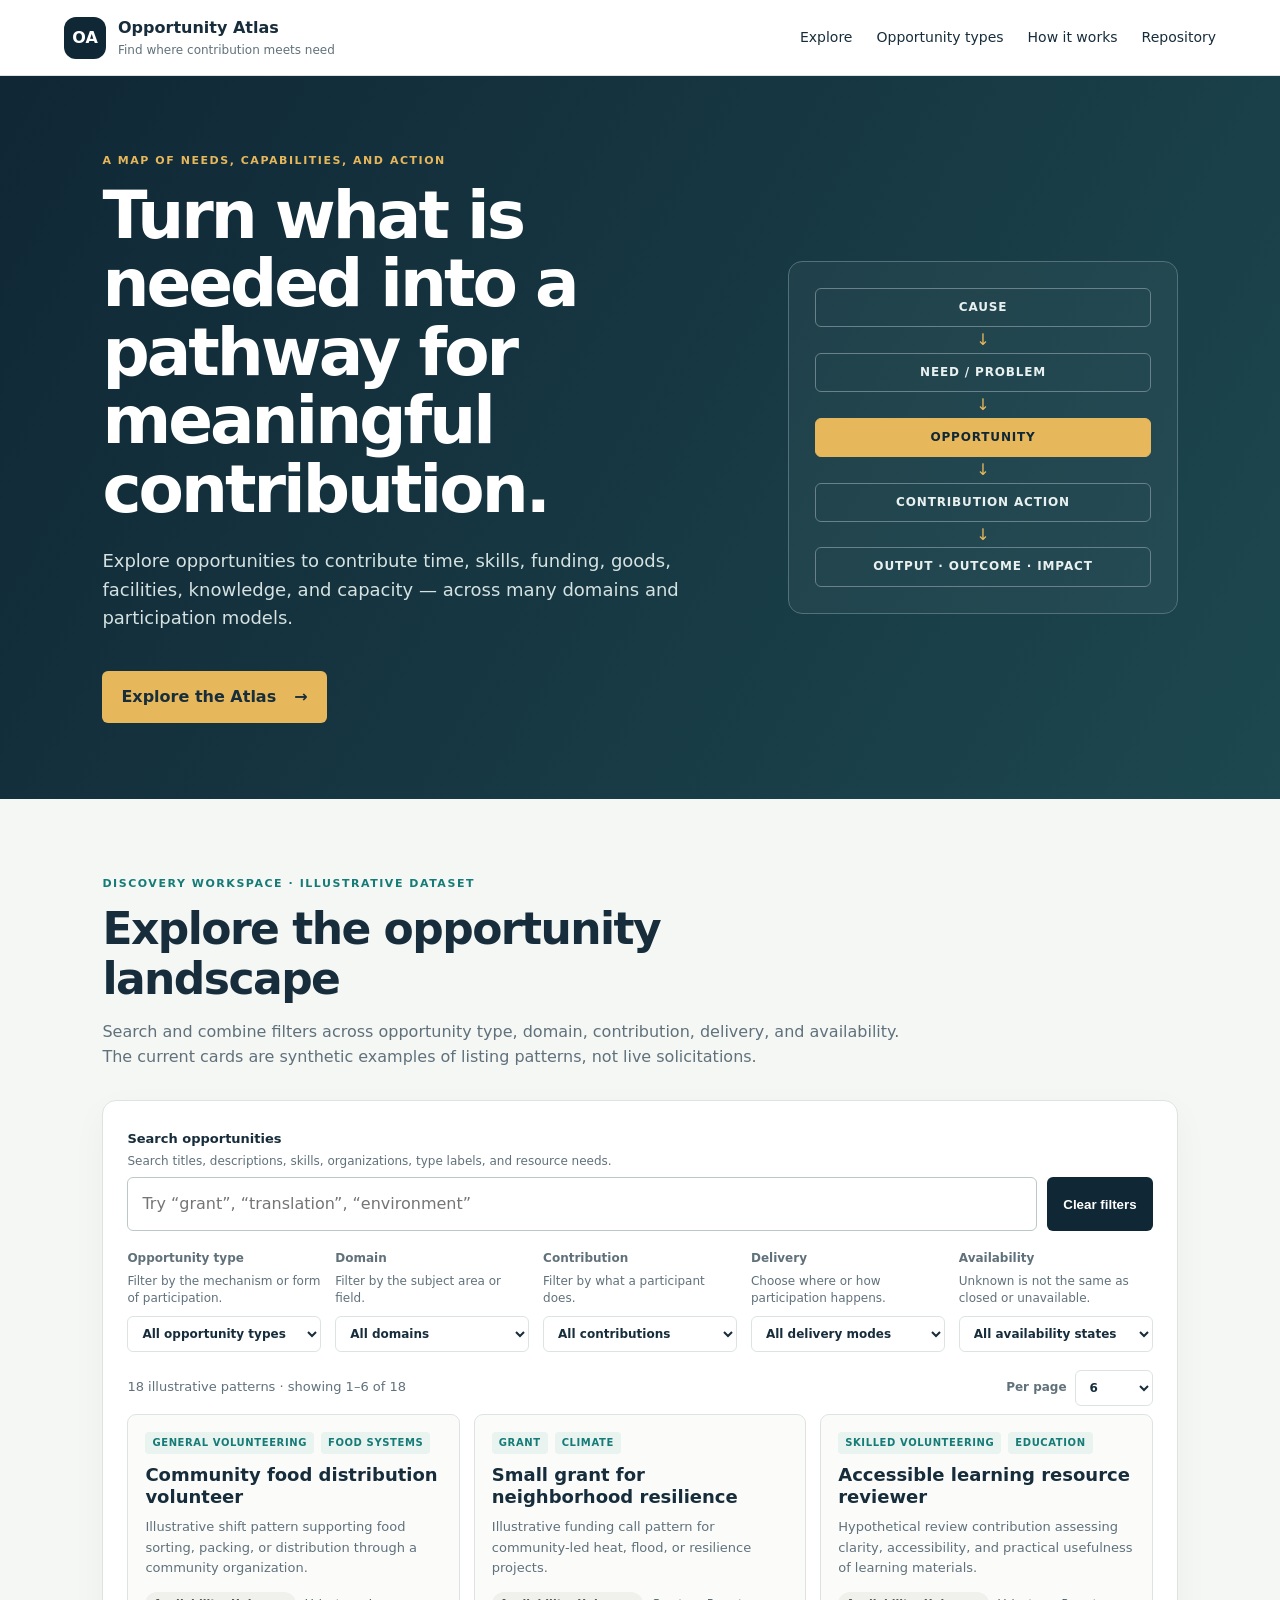
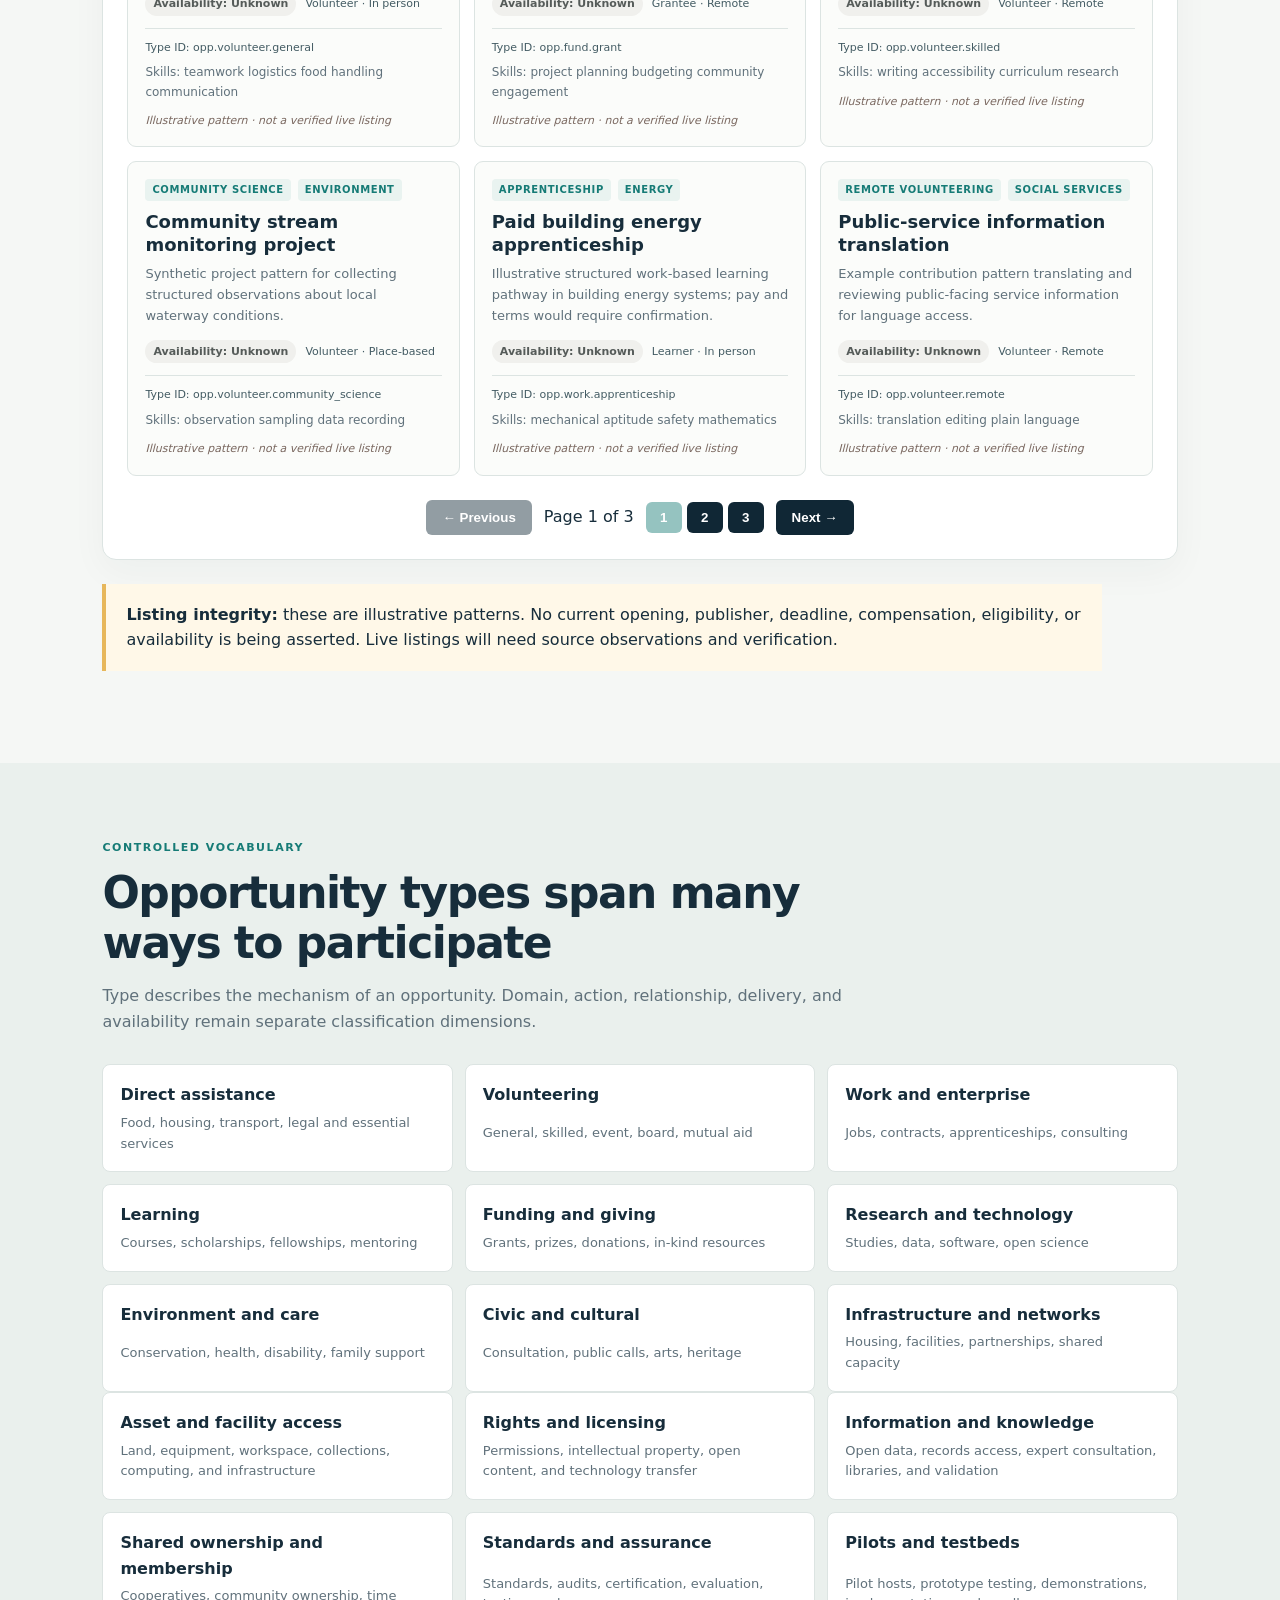
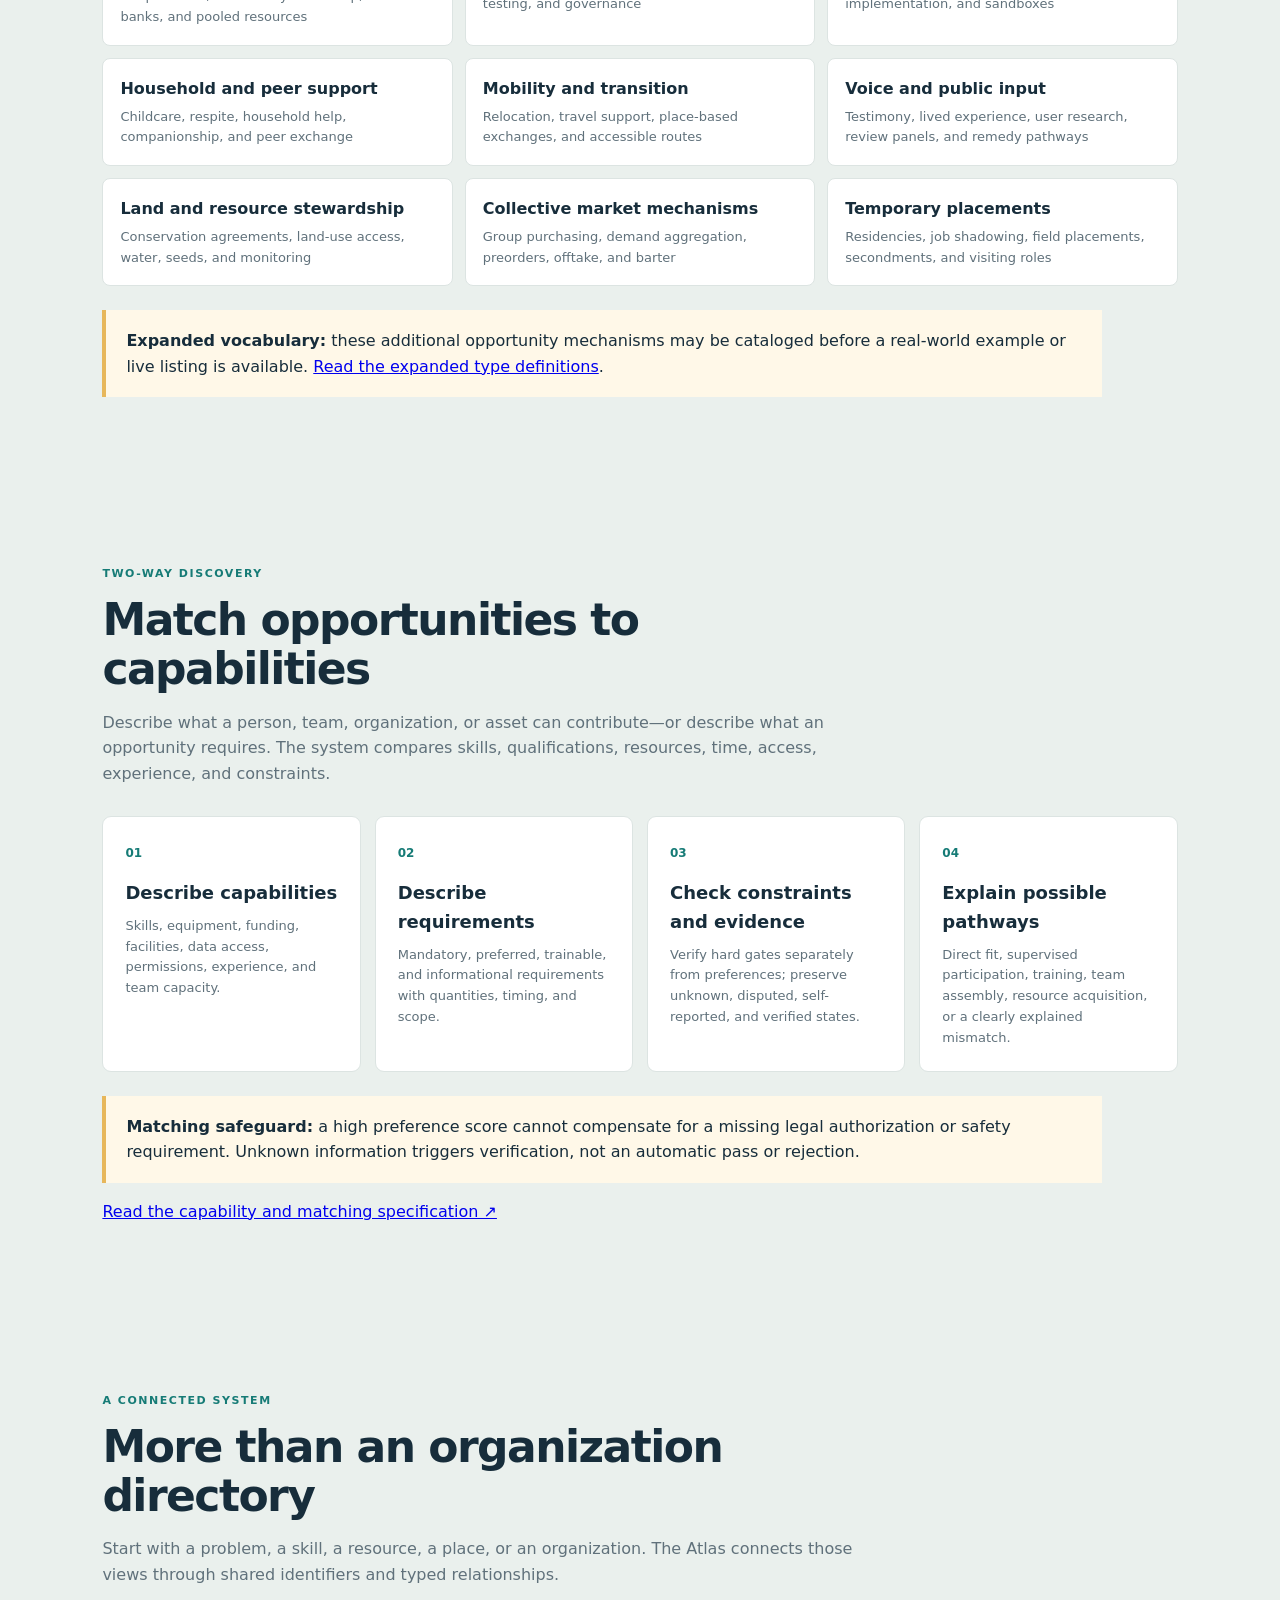
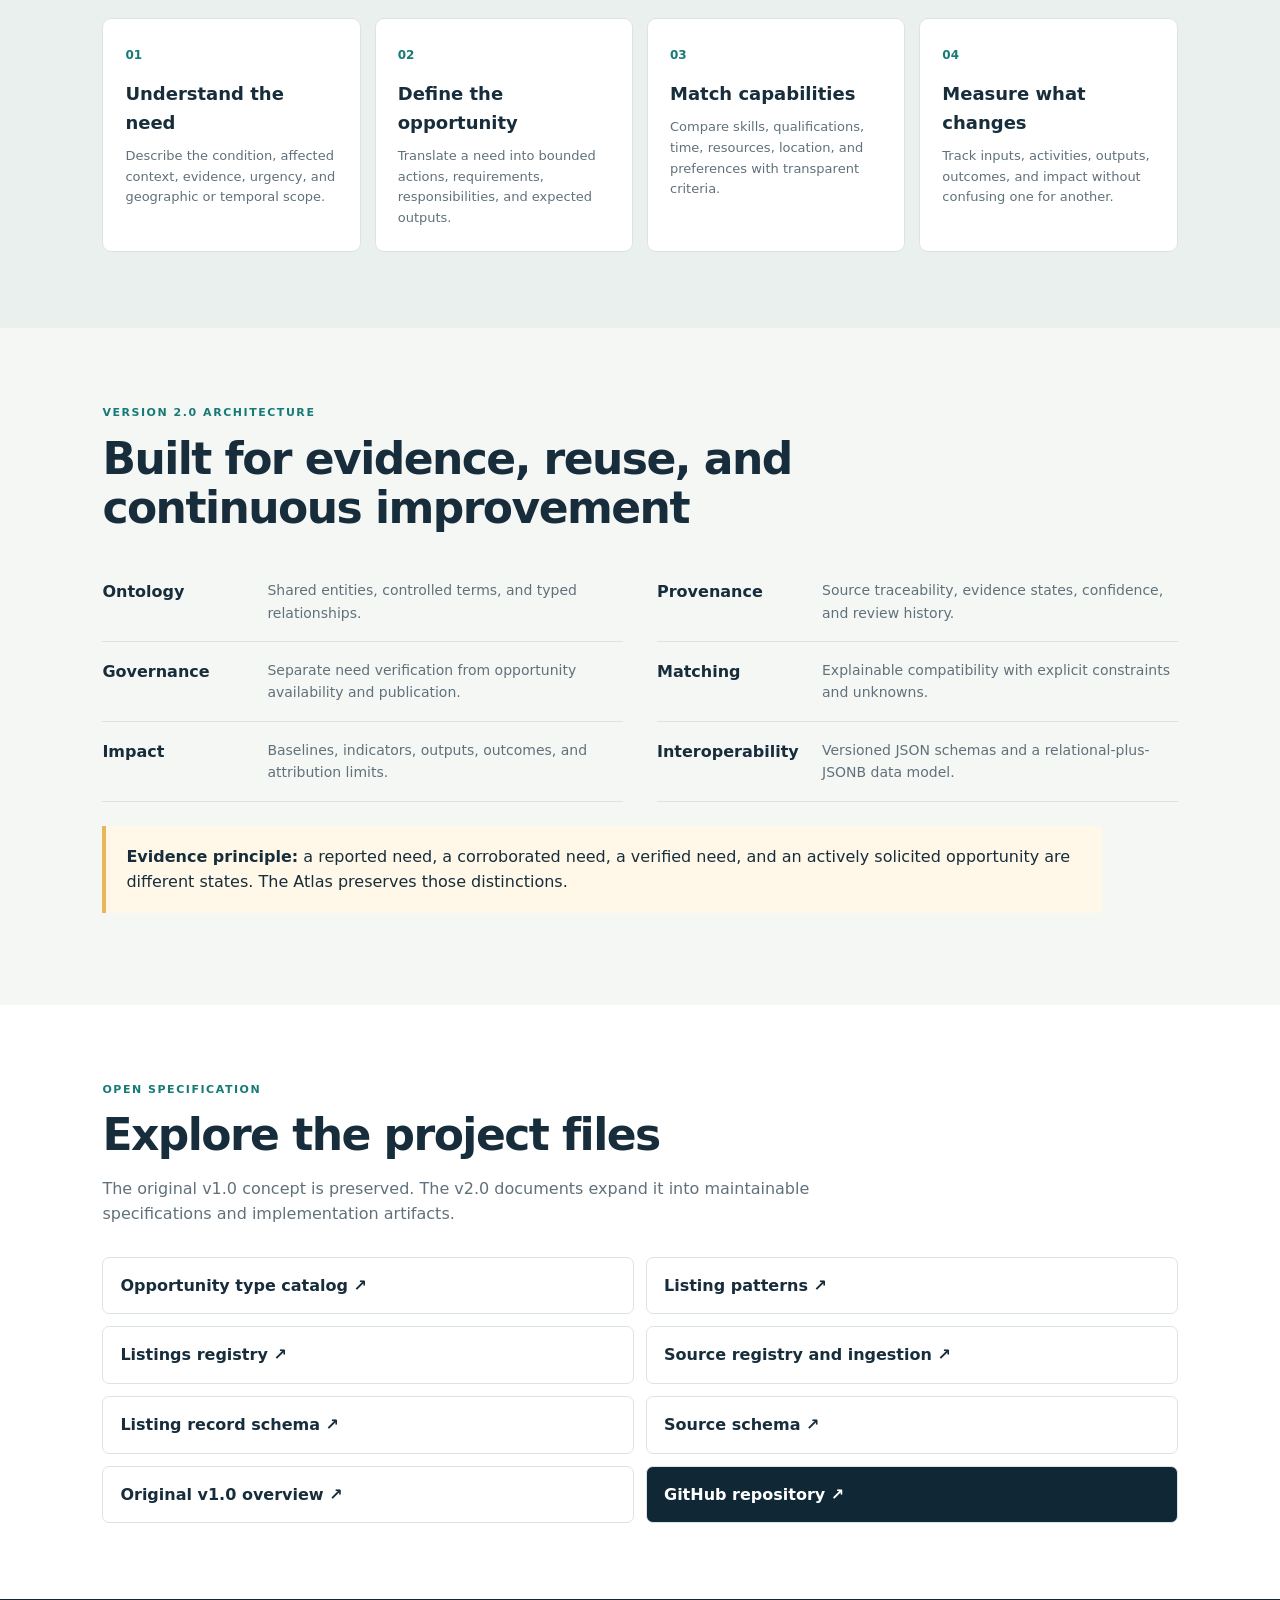
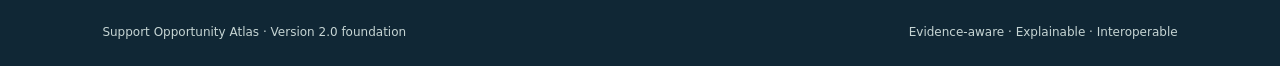
<file: index.html>
<!doctype html>
<html lang="en">
<head>
  <meta charset="utf-8">
  <meta name="viewport" content="width=device-width, initial-scale=1">
  <meta name="description" content="Explore opportunity types, contribution pathways, and source-aware listings in the Support Opportunity Atlas.">
  <meta name="theme-color" content="#142b3b">
  <title>Support Opportunity Atlas</title>
  <link rel="stylesheet" href="site/atlas.css">
</head>
<body>
  <header class="site-header">
    <a class="brand" href="#home" aria-label="Opportunity Atlas home"><span class="brand-mark">OA</span><span><strong>Opportunity Atlas</strong><small>Find where contribution meets need</small></span></a>
    <nav aria-label="Main navigation"><a href="#explore">Explore</a><a href="#catalog">Opportunity types</a><a href="#model">How it works</a><a href="#repository">Repository</a></nav>
  </header>
  <main id="home">
    <section class="hero">
      <div class="hero-copy"><p class="eyebrow">A map of needs, capabilities, and action</p><h1>Turn what is needed into a pathway for meaningful contribution.</h1><p class="hero-lede">Explore opportunities to contribute time, skills, funding, goods, facilities, knowledge, and capacity — across many domains and participation models.</p><a class="primary-link" href="#explore">Explore the Atlas <span aria-hidden="true">→</span></a></div>
      <div class="hero-diagram" aria-label="Cause leads to need, opportunity, action, and impact"><div class="diagram-node">CAUSE</div><span>↓</span><div class="diagram-node">NEED / PROBLEM</div><span>↓</span><div class="diagram-node accent">OPPORTUNITY</div><span>↓</span><div class="diagram-node">CONTRIBUTION ACTION</div><span>↓</span><div class="diagram-node">OUTPUT · OUTCOME · IMPACT</div></div>
    </section>
    <section class="section" id="explore">
      <div class="section-heading"><p class="eyebrow">Discovery workspace · illustrative dataset</p><h2>Explore the opportunity landscape</h2><p>Search and combine filters across opportunity type, domain, contribution, delivery, and availability. The current cards are synthetic examples of listing patterns, not live solicitations.</p></div>
      <div class="search-panel">
        <label for="atlas-search">Search opportunities</label><p class="field-hint" id="search-hint">Search titles, descriptions, skills, organizations, type labels, and resource needs.</p>
        <div class="search-row"><input id="atlas-search" type="search" placeholder="Try “grant”, “translation”, “environment”" aria-describedby="search-hint"><button id="clear-search" type="button">Clear filters</button></div>
        <div class="filter-row">
          <label for="type-filter">Opportunity type<p class="field-hint" id="type-hint">Filter by the mechanism or form of participation.</p><select id="type-filter" aria-describedby="type-hint"><option value="">All opportunity types</option></select></label>
          <label for="domain-filter">Domain<p class="field-hint" id="domain-hint">Filter by the subject area or field.</p><select id="domain-filter" aria-describedby="domain-hint"><option value="">All domains</option></select></label>
          <label for="action-filter">Contribution<p class="field-hint" id="action-hint">Filter by what a participant does.</p><select id="action-filter" aria-describedby="action-hint"><option value="">All contributions</option></select></label>
          <label for="delivery-filter">Delivery<p class="field-hint" id="delivery-hint">Choose where or how participation happens.</p><select id="delivery-filter" aria-describedby="delivery-hint"><option value="">All delivery modes</option><option value="In person">In person</option><option value="Remote">Remote</option><option value="Hybrid">Hybrid</option><option value="Place-based">Place-based</option></select></label>
          <label for="availability-filter">Availability<p class="field-hint" id="availability-hint">Unknown is not the same as closed or unavailable.</p><select id="availability-filter" aria-describedby="availability-hint"><option value="">All availability states</option><option>Open</option><option>Waitlist</option><option>Limited capacity</option><option>Not accepting</option><option>Unknown</option></select></label>
        </div>
        <div class="results-toolbar"><p class="result-count" id="result-count" aria-live="polite"></p><label class="page-size-control" for="page-size">Per page<select id="page-size" aria-describedby="page-size-hint"><option value="6">6</option><option value="9">9</option><option value="12">12</option><option value="24">24</option></select><span class="field-hint" id="page-size-hint">Choose how many cards to display.</span></label></div>
        <div class="result-grid" id="result-grid"></div><p class="empty-state" id="empty-state" hidden>No opportunity patterns match these filters. Try broadening your search.</p>
        <nav class="pagination-container" id="pagination" aria-label="Opportunity result pages"><button id="prev-page" type="button">← Previous</button><span id="page-info" aria-live="polite"></span><div id="page-numbers" class="page-numbers"></div><button id="next-page" type="button">Next →</button><button id="load-more" type="button">Load more opportunities</button></nav>
      </div>
      <p class="notice"><strong>Listing integrity:</strong> these are illustrative patterns. No current opening, publisher, deadline, compensation, eligibility, or availability is being asserted. Live listings will need source observations and verification.</p>
    </section>
    <section class="section model-section" id="catalog"><div class="section-heading"><p class="eyebrow">Controlled vocabulary</p><h2>Opportunity types span many ways to participate</h2><p>Type describes the mechanism of an opportunity. Domain, action, relationship, delivery, and availability remain separate classification dimensions.</p></div>
      <div class="type-overview">
        <a href="https://github.com/bradgeigermanager-sketch/Support-Opportunity-Atlas/blob/main/docs/catalog/opportunity-type-catalog.md"><strong>Direct assistance</strong><span>Food, housing, transport, legal and essential services</span></a>
        <a href="https://github.com/bradgeigermanager-sketch/Support-Opportunity-Atlas/blob/main/docs/catalog/opportunity-type-catalog.md"><strong>Volunteering</strong><span>General, skilled, event, board, mutual aid</span></a>
        <a href="https://github.com/bradgeigermanager-sketch/Support-Opportunity-Atlas/blob/main/docs/catalog/opportunity-type-catalog.md"><strong>Work and enterprise</strong><span>Jobs, contracts, apprenticeships, consulting</span></a>
        <a href="https://github.com/bradgeigermanager-sketch/Support-Opportunity-Atlas/blob/main/docs/catalog/opportunity-type-catalog.md"><strong>Learning</strong><span>Courses, scholarships, fellowships, mentoring</span></a>
        <a href="https://github.com/bradgeigermanager-sketch/Support-Opportunity-Atlas/blob/main/docs/catalog/opportunity-type-catalog.md"><strong>Funding and giving</strong><span>Grants, prizes, donations, in-kind resources</span></a>
        <a href="https://github.com/bradgeigermanager-sketch/Support-Opportunity-Atlas/blob/main/docs/catalog/opportunity-type-catalog.md"><strong>Research and technology</strong><span>Studies, data, software, open science</span></a>
        <a href="https://github.com/bradgeigermanager-sketch/Support-Opportunity-Atlas/blob/main/docs/catalog/opportunity-type-catalog.md"><strong>Environment and care</strong><span>Conservation, health, disability, family support</span></a>
        <a href="https://github.com/bradgeigermanager-sketch/Support-Opportunity-Atlas/blob/main/docs/catalog/opportunity-type-catalog.md"><strong>Civic and cultural</strong><span>Consultation, public calls, arts, heritage</span></a>
        <a href="https://github.com/bradgeigermanager-sketch/Support-Opportunity-Atlas/blob/main/docs/catalog/opportunity-type-catalog.md"><strong>Infrastructure and networks</strong><span>Housing, facilities, partnerships, shared capacity</span></a>
      </div>
      <div class="type-overview" id="expanded-catalog">
        <a href="https://github.com/bradgeigermanager-sketch/Support-Opportunity-Atlas/blob/main/docs/catalog/opportunity-type-expansion.md"><strong>Asset and facility access</strong><span>Land, equipment, workspace, collections, computing, and infrastructure</span></a>
        <a href="https://github.com/bradgeigermanager-sketch/Support-Opportunity-Atlas/blob/main/docs/catalog/opportunity-type-expansion.md"><strong>Rights and licensing</strong><span>Permissions, intellectual property, open content, and technology transfer</span></a>
        <a href="https://github.com/bradgeigermanager-sketch/Support-Opportunity-Atlas/blob/main/docs/catalog/opportunity-type-expansion.md"><strong>Information and knowledge</strong><span>Open data, records access, expert consultation, libraries, and validation</span></a>
        <a href="https://github.com/bradgeigermanager-sketch/Support-Opportunity-Atlas/blob/main/docs/catalog/opportunity-type-expansion.md"><strong>Shared ownership and membership</strong><span>Cooperatives, community ownership, time banks, and pooled resources</span></a>
        <a href="https://github.com/bradgeigermanager-sketch/Support-Opportunity-Atlas/blob/main/docs/catalog/opportunity-type-expansion.md"><strong>Standards and assurance</strong><span>Standards, audits, certification, evaluation, testing, and governance</span></a>
        <a href="https://github.com/bradgeigermanager-sketch/Support-Opportunity-Atlas/blob/main/docs/catalog/opportunity-type-expansion.md"><strong>Pilots and testbeds</strong><span>Pilot hosts, prototype testing, demonstrations, implementation, and sandboxes</span></a>
        <a href="https://github.com/bradgeigermanager-sketch/Support-Opportunity-Atlas/blob/main/docs/catalog/opportunity-type-expansion.md"><strong>Household and peer support</strong><span>Childcare, respite, household help, companionship, and peer exchange</span></a>
        <a href="https://github.com/bradgeigermanager-sketch/Support-Opportunity-Atlas/blob/main/docs/catalog/opportunity-type-expansion.md"><strong>Mobility and transition</strong><span>Relocation, travel support, place-based exchanges, and accessible routes</span></a>
        <a href="https://github.com/bradgeigermanager-sketch/Support-Opportunity-Atlas/blob/main/docs/catalog/opportunity-type-expansion.md"><strong>Voice and public input</strong><span>Testimony, lived experience, user research, review panels, and remedy pathways</span></a>
        <a href="https://github.com/bradgeigermanager-sketch/Support-Opportunity-Atlas/blob/main/docs/catalog/opportunity-type-expansion.md"><strong>Land and resource stewardship</strong><span>Conservation agreements, land-use access, water, seeds, and monitoring</span></a>
        <a href="https://github.com/bradgeigermanager-sketch/Support-Opportunity-Atlas/blob/main/docs/catalog/opportunity-type-expansion.md"><strong>Collective market mechanisms</strong><span>Group purchasing, demand aggregation, preorders, offtake, and barter</span></a>
        <a href="https://github.com/bradgeigermanager-sketch/Support-Opportunity-Atlas/blob/main/docs/catalog/opportunity-type-expansion.md"><strong>Temporary placements</strong><span>Residencies, job shadowing, field placements, secondments, and visiting roles</span></a>
      </div>
      <p class="notice"><strong>Expanded vocabulary:</strong> these additional opportunity mechanisms may be cataloged before a real-world example or live listing is available. <a href="docs/catalog/opportunity-type-expansion.md">Read the expanded type definitions</a>.</p>
    </section>
    <section class="section model-section" id="capabilities"><div class="section-heading"><p class="eyebrow">Two-way discovery</p><h2>Match opportunities to capabilities</h2><p>Describe what a person, team, organization, or asset can contribute—or describe what an opportunity requires. The system compares skills, qualifications, resources, time, access, experience, and constraints.</p></div><div class="pathway-grid"><article><span class="card-number">01</span><h3>Describe capabilities</h3><p>Skills, equipment, funding, facilities, data access, permissions, experience, and team capacity.</p></article><article><span class="card-number">02</span><h3>Describe requirements</h3><p>Mandatory, preferred, trainable, and informational requirements with quantities, timing, and scope.</p></article><article><span class="card-number">03</span><h3>Check constraints and evidence</h3><p>Verify hard gates separately from preferences; preserve unknown, disputed, self-reported, and verified states.</p></article><article><span class="card-number">04</span><h3>Explain possible pathways</h3><p>Direct fit, supervised participation, training, team assembly, resource acquisition, or a clearly explained mismatch.</p></article></div><p class="notice"><strong>Matching safeguard:</strong> a high preference score cannot compensate for a missing legal authorization or safety requirement. Unknown information triggers verification, not an automatic pass or rejection.</p><p><a href="https://github.com/bradgeigermanager-sketch/Support-Opportunity-Atlas/blob/main/docs/matching/capability-taxonomy-and-matching.md">Read the capability and matching specification ↗</a></p></section>
    <section class="section model-section" id="model"><div class="section-heading"><p class="eyebrow">A connected system</p><h2>More than an organization directory</h2><p>Start with a problem, a skill, a resource, a place, or an organization. The Atlas connects those views through shared identifiers and typed relationships.</p></div>
      <div class="pathway-grid"><article><span class="card-number">01</span><h3>Understand the need</h3><p>Describe the condition, affected context, evidence, urgency, and geographic or temporal scope.</p></article><article><span class="card-number">02</span><h3>Define the opportunity</h3><p>Translate a need into bounded actions, requirements, responsibilities, and expected outputs.</p></article><article><span class="card-number">03</span><h3>Match capabilities</h3><p>Compare skills, qualifications, time, resources, location, and preferences with transparent criteria.</p></article><article><span class="card-number">04</span><h3>Measure what changes</h3><p>Track inputs, activities, outputs, outcomes, and impact without confusing one for another.</p></article></div>
    </section>
    <section class="section framework-section" id="framework"><div class="section-heading"><p class="eyebrow">Version 2.0 architecture</p><h2>Built for evidence, reuse, and continuous improvement</h2></div><div class="framework-list"><div><strong>Ontology</strong><span>Shared entities, controlled terms, and typed relationships.</span></div><div><strong>Provenance</strong><span>Source traceability, evidence states, confidence, and review history.</span></div><div><strong>Governance</strong><span>Separate need verification from opportunity availability and publication.</span></div><div><strong>Matching</strong><span>Explainable compatibility with explicit constraints and unknowns.</span></div><div><strong>Impact</strong><span>Baselines, indicators, outputs, outcomes, and attribution limits.</span></div><div><strong>Interoperability</strong><span>Versioned JSON schemas and a relational-plus-JSONB data model.</span></div></div><p class="notice"><strong>Evidence principle:</strong> a reported need, a corroborated need, a verified need, and an actively solicited opportunity are different states. The Atlas preserves those distinctions.</p></section>
    <section class="section repository-section" id="repository"><div class="section-heading"><p class="eyebrow">Open specification</p><h2>Explore the project files</h2><p>The original v1.0 concept is preserved. The v2.0 documents expand it into maintainable specifications and implementation artifacts.</p></div><div class="repo-links">
      <a href="https://github.com/bradgeigermanager-sketch/Support-Opportunity-Atlas/blob/main/docs/catalog/opportunity-type-catalog.md">Opportunity type catalog ↗</a>
      <a href="https://github.com/bradgeigermanager-sketch/Support-Opportunity-Atlas/blob/main/docs/catalog/opportunity-listing-patterns.md">Listing patterns ↗</a>
      <a href="https://github.com/bradgeigermanager-sketch/Support-Opportunity-Atlas/blob/main/docs/registry/opportunity-listings-registry.md">Listings registry ↗</a>
      <a href="https://github.com/bradgeigermanager-sketch/Support-Opportunity-Atlas/blob/main/docs/registry/source-registry-and-ingestion.md">Source registry and ingestion ↗</a>
      <a href="https://github.com/bradgeigermanager-sketch/Support-Opportunity-Atlas/blob/main/schemas/listing-registry-record.schema.json">Listing record schema ↗</a>
      <a href="https://github.com/bradgeigermanager-sketch/Support-Opportunity-Atlas/blob/main/schemas/opportunity-source.schema.json">Source schema ↗</a>
      <a href="https://github.com/bradgeigermanager-sketch/Support-Opportunity-Atlas/blob/main/opportunity_atlas_1point0_overview.txt">Original v1.0 overview ↗</a>
      <a href="https://github.com/bradgeigermanager-sketch/Support-Opportunity-Atlas">GitHub repository ↗</a>
    </div></section>
  </main>
  <footer><span>Support Opportunity Atlas · Version 2.0 foundation</span><span>Evidence-aware · Explainable · Interoperable</span></footer>
  <script src="site/atlas.js"></script>
</body></html>
</file>
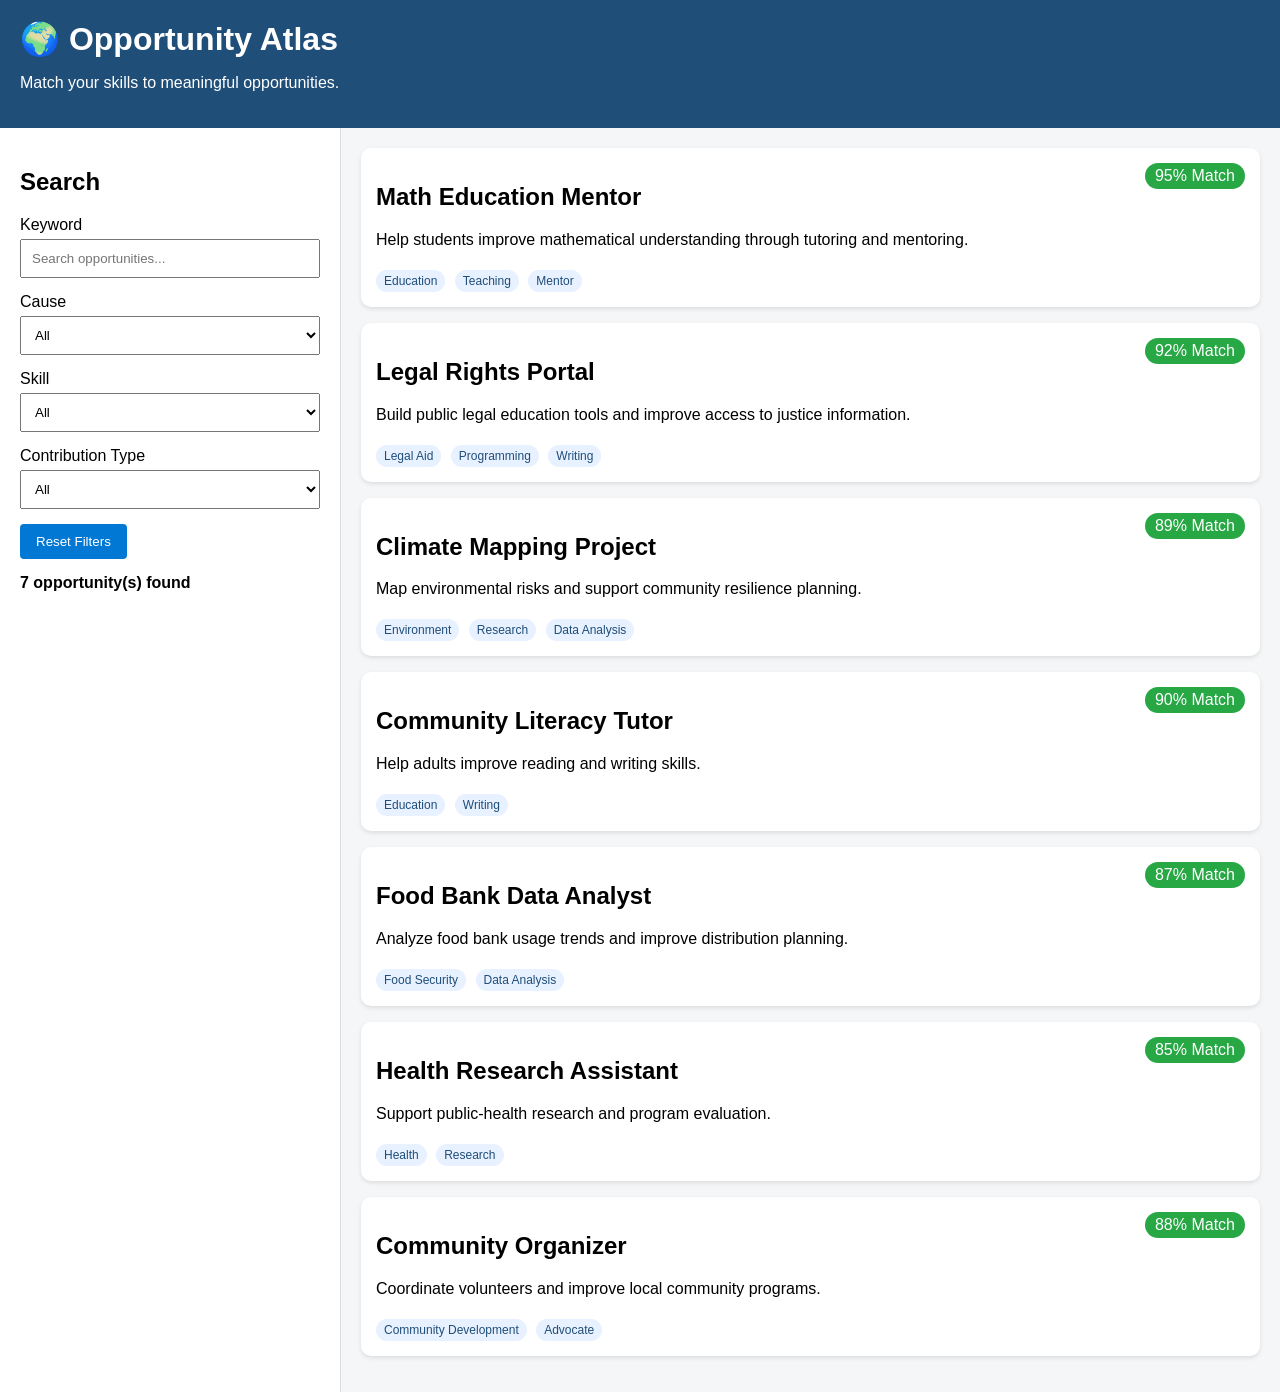
<file: opportunity_atlas.html>
<!DOCTYPE html>
<html lang="en">
<head>
<meta charset="UTF-8">
<meta name="viewport" content="width=device-width, initial-scale=1.0">
<title>Opportunity Atlas</title>

<style>

body{
    margin:0;
    font-family:Arial,sans-serif;
    background:#f4f6f8;
}

header{
    background:#1f4e79;
    color:white;
    padding:20px;
}

header h1{
    margin:0;
}

.container{
    display:flex;
    min-height:100vh;
}

.sidebar{
    width:300px;
    background:white;
    padding:20px;
    border-right:1px solid #ddd;
}

.main{
    flex:1;
    padding:20px;
}

input,
select{
    width:100%;
    padding:10px;
    margin-top:5px;
    margin-bottom:15px;
    box-sizing:border-box;
}

button{
    background:#0078d4;
    color:white;
    border:none;
    padding:10px 16px;
    cursor:pointer;
    border-radius:4px;
}

button:hover{
    background:#005fa3;
}

.card{
    background:white;
    margin-bottom:16px;
    padding:15px;
    border-radius:10px;
    box-shadow:0 2px 4px rgba(0,0,0,0.1);
}

.tag{
    display:inline-block;
    padding:4px 8px;
    margin-right:5px;
    margin-top:5px;
    border-radius:20px;
    background:#e8f1ff;
    color:#1f4e79;
    font-size:12px;
}

.score{
    float:right;
    background:#28a745;
    color:white;
    padding:4px 10px;
    border-radius:20px;
}

#resultsCount{
    font-weight:bold;
    margin-top:15px;
}

</style>
</head>
<body>

<header>
<h1>🌍 Opportunity Atlas</h1>
<p>Match your skills to meaningful opportunities.</p>
</header>

<div class="container">

<div class="sidebar">

<h2>Search</h2>

<label>Keyword</label>
<input
id="search"
type="text"
placeholder="Search opportunities..."
>

<label>Cause</label>
<select id="cause">
<option value="All">All</option>
<option value="Education">Education</option>
<option value="Legal Aid">Legal Aid</option>
<option value="Environment">Environment</option>
<option value="Food Security">Food Security</option>
<option value="Health">Health</option>
<option value="Community Development">Community Development</option>
</select>

<label>Skill</label>
<select id="skill">
<option value="All">All</option>
<option value="Programming">Programming</option>
<option value="Teaching">Teaching</option>
<option value="Writing">Writing</option>
<option value="Research">Research</option>
<option value="Law">Law</option>
<option value="Data Analysis">Data Analysis</option>
</select>

<label>Contribution Type</label>
<select id="contribution">
<option value="All">All</option>
<option value="Volunteer">Volunteer</option>
<option value="Mentor">Mentor</option>
<option value="Research">Research</option>
<option value="Build">Build</option>
<option value="Advocate">Advocate</option>
</select>

<button onclick="resetFilters()">Reset Filters</button>

<p id="resultsCount"></p>

</div>

<div class="main">

<div class="card"
data-title="Math Education Mentor"
data-cause="Education"
data-skills="Teaching Mathematics"
data-contribution="Volunteer Mentor">

<span class="score">95% Match</span>

<h2>Math Education Mentor</h2>

<p>
Help students improve mathematical understanding through tutoring and mentoring.
</p>

<div class="tag">Education</div>
<div class="tag">Teaching</div>
<div class="tag">Mentor</div>

</div>


<div class="card"
data-title="Legal Rights Portal"
data-cause="Legal Aid"
data-skills="Programming Writing"
data-contribution="Build Research">

<span class="score">92% Match</span>

<h2>Legal Rights Portal</h2>

<p>
Build public legal education tools and improve access to justice information.
</p>

<div class="tag">Legal Aid</div>
<div class="tag">Programming</div>
<div class="tag">Writing</div>

</div>


<div class="card"
data-title="Climate Mapping Project"
data-cause="Environment"
data-skills="Programming Research Data Analysis"
data-contribution="Research Build">

<span class="score">89% Match</span>

<h2>Climate Mapping Project</h2>

<p>
Map environmental risks and support community resilience planning.
</p>

<div class="tag">Environment</div>
<div class="tag">Research</div>
<div class="tag">Data Analysis</div>

</div>


<div class="card"
data-title="Community Literacy Tutor"
data-cause="Education"
data-skills="Teaching Writing"
data-contribution="Volunteer Mentor">

<span class="score">90% Match</span>

<h2>Community Literacy Tutor</h2>

<p>
Help adults improve reading and writing skills.
</p>

<div class="tag">Education</div>
<div class="tag">Writing</div>

</div>


<div class="card"
data-title="Food Bank Data Analyst"
data-cause="Food Security"
data-skills="Data Analysis Programming Research"
data-contribution="Volunteer Research">

<span class="score">87% Match</span>

<h2>Food Bank Data Analyst</h2>

<p>
Analyze food bank usage trends and improve distribution planning.
</p>

<div class="tag">Food Security</div>
<div class="tag">Data Analysis</div>

</div>


<div class="card"
data-title="Health Research Assistant"
data-cause="Health"
data-skills="Research Data Analysis"
data-contribution="Research Volunteer">

<span class="score">85% Match</span>

<h2>Health Research Assistant</h2>

<p>
Support public-health research and program evaluation.
</p>

<div class="tag">Health</div>
<div class="tag">Research</div>

</div>


<div class="card"
data-title="Community Organizer"
data-cause="Community Development"
data-skills="Writing Teaching"
data-contribution="Advocate Volunteer">

<span class="score">88% Match</span>

<h2>Community Organizer</h2>

<p>
Coordinate volunteers and improve local community programs.
</p>

<div class="tag">Community Development</div>
<div class="tag">Advocate</div>

</div>

</div>

</div>

<script>

const opportunities =
document.querySelectorAll(".card");

const searchInput =
document.getElementById("search");

const causeFilter =
document.getElementById("cause");

const skillFilter =
document.getElementById("skill");

const contributionFilter =
document.getElementById("contribution");

function filterOpportunities(){

    const search =
    searchInput.value.toLowerCase();

    const cause =
    causeFilter.value;

    const skill =
    skillFilter.value;

    const contribution =
    contributionFilter.value;

    let visibleCount = 0;

    opportunities.forEach(card => {

        const title =
        card.dataset.title.toLowerCase();

        const causeValue =
        card.dataset.cause;

        const skills =
        card.dataset.skills;

        const contributionValue =
        card.dataset.contribution;

        const searchMatch =
        title.includes(search) ||
        causeValue.toLowerCase().includes(search) ||
        skills.toLowerCase().includes(search);

        const causeMatch =
        cause === "All" ||
        causeValue === cause;

        const skillMatch =
        skill === "All" ||
        skills.includes(skill);

        const contributionMatch =
        contribution === "All" ||
        contributionValue.includes(contribution);

        if(
            searchMatch &&
            causeMatch &&
            skillMatch &&
            contributionMatch
        ){
            card.style.display = "block";
            visibleCount++;
        }
        else{
            card.style.display = "none";
        }

    });

    document.getElementById(
        "resultsCount"
    ).innerHTML =
    visibleCount +
    " opportunity(s) found";

}

function resetFilters(){

    searchInput.value="";

    causeFilter.value="All";

    skillFilter.value="All";

    contributionFilter.value="All";

    filterOpportunities();

}

searchInput.addEventListener(
    "input",
    filterOpportunities
);

causeFilter.addEventListener(
    "change",
    filterOpportunities
);

skillFilter.addEventListener(
    "change",
    filterOpportunities
);

contributionFilter.addEventListener(
    "change",
    filterOpportunities
);

filterOpportunities();

</script>

</body>
</html>
</file>
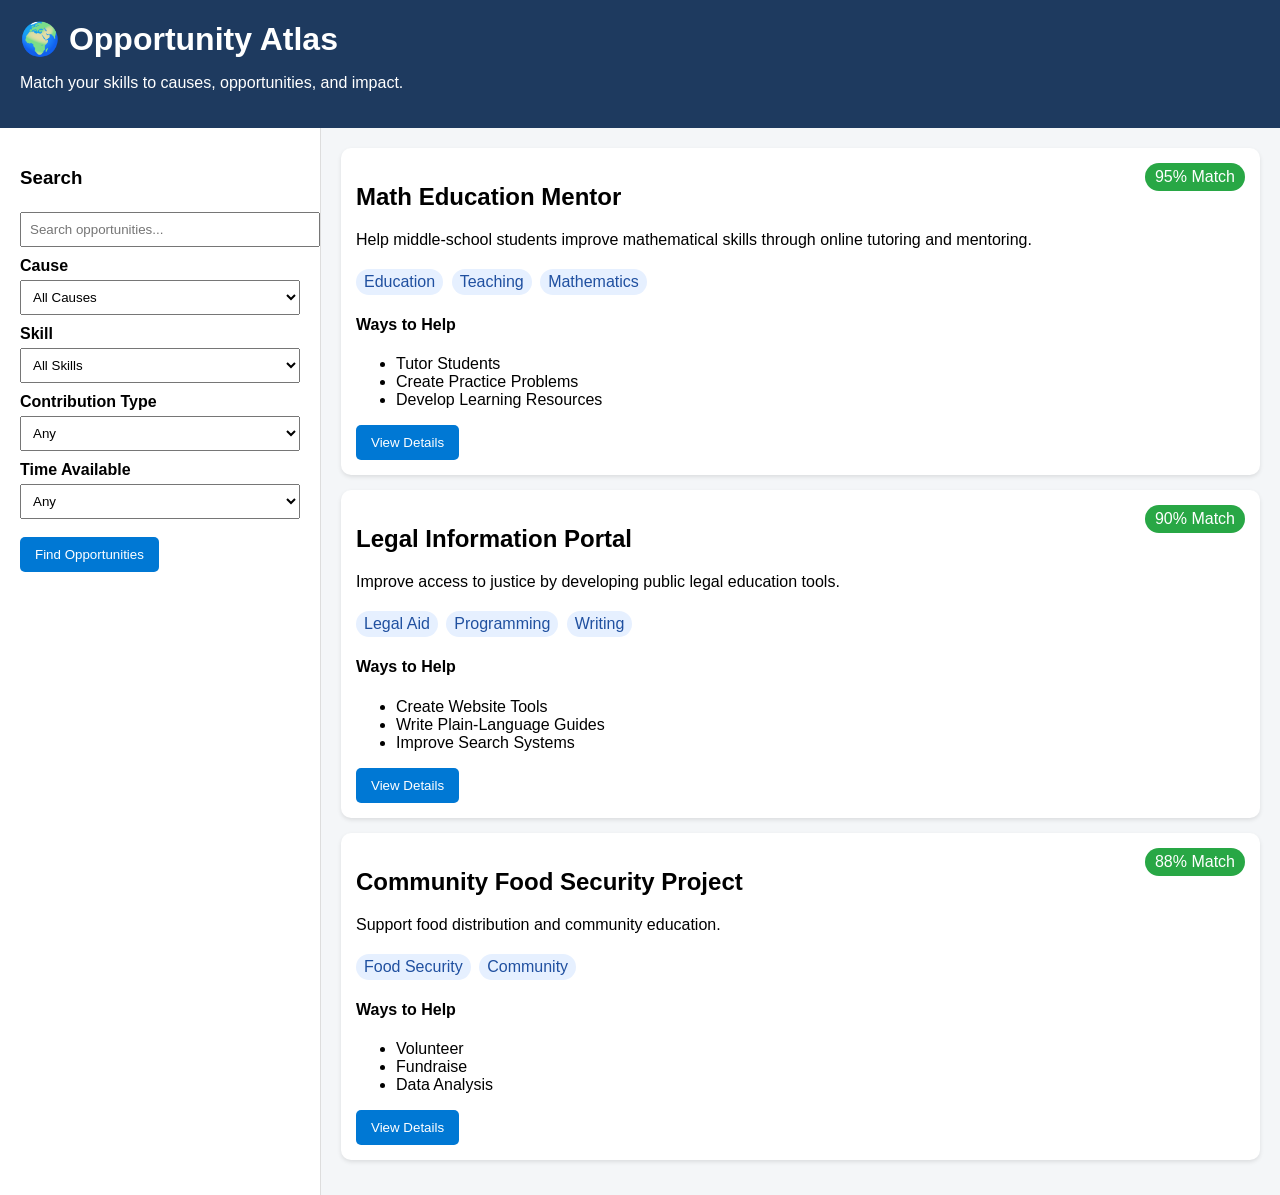
<file: support-opportunity-atlas.html>
<!DOCTYPE html>
<html lang="en">
<head>
<meta charset="UTF-8">
<meta name="viewport" content="width=device-width, initial-scale=1.0">
<title>Support Opportunity Atlas</title>

<style>
body{
    font-family:Arial,sans-serif;
    margin:0;
    background:#f4f6f8;
}

header{
    background:#1e3a5f;
    color:white;
    padding:20px;
}

h1{
    margin:0;
}

.container{
    display:flex;
    min-height:100vh;
}

.sidebar{
    width:280px;
    background:white;
    padding:20px;
    border-right:1px solid #ddd;
}

.main{
    flex:1;
    padding:20px;
}

label{
    display:block;
    margin-top:10px;
    font-weight:bold;
}

select,input{
    width:100%;
    padding:8px;
    margin-top:5px;
}

.card{
    background:white;
    border-radius:10px;
    padding:15px;
    margin-bottom:15px;
    box-shadow:0 2px 4px rgba(0,0,0,.1);
}

.tag{
    display:inline-block;
    background:#e6f0ff;
    color:#2050a0;
    padding:4px 8px;
    border-radius:20px;
    margin-right:4px;
    margin-top:4px;
}

button{
    background:#0078d4;
    color:white;
    border:none;
    padding:10px 15px;
    border-radius:5px;
    cursor:pointer;
}

button:hover{
    background:#005fa3;
}

.score{
    float:right;
    background:#28a745;
    color:white;
    padding:5px 10px;
    border-radius:20px;
}
</style>
</head>

<body>

<header>
<h1>🌍 Opportunity Atlas</h1>
<p>Match your skills to causes, opportunities, and impact.</p>
</header>

<div class="container">

<div class="sidebar">

<h3>Search</h3>

<input type="text"
placeholder="Search opportunities...">

<label>Cause</label>
<select>
<option>All Causes</option>
<option>Education</option>
<option>Legal Aid</option>
<option>Human Rights</option>
<option>Health</option>
<option>Environment</option>
<option>Food Security</option>
<option>Community Development</option>
</select>

<label>Skill</label>
<select>
<option>All Skills</option>
<option>Programming</option>
<option>Teaching</option>
<option>Writing</option>
<option>Research</option>
<option>Design</option>
<option>Law</option>
<option>Project Management</option>
</select>

<label>Contribution Type</label>
<select>
<option>Any</option>
<option>Volunteer</option>
<option>Mentor</option>
<option>Build Technology</option>
<option>Research</option>
<option>Donate</option>
<option>Advocate</option>
</select>

<label>Time Available</label>
<select>
<option>Any</option>
<option>1 Hour/Week</option>
<option>2-5 Hours/Week</option>
<option>5-10 Hours/Week</option>
<option>Project Based</option>
</select>

<br><br>
<button>Find Opportunities</button>

</div>

<div class="main">

<div class="card">
<span class="score">95% Match</span>
<h2>Math Education Mentor</h2>

<p>
Help middle-school students improve mathematical skills through
online tutoring and mentoring.
</p>

<div class="tag">Education</div>
<div class="tag">Teaching</div>
<div class="tag">Mathematics</div>

<h4>Ways to Help</h4>
<ul>
<li>Tutor Students</li>
<li>Create Practice Problems</li>
<li>Develop Learning Resources</li>
</ul>

<button onclick="alert('Opportunity Details')">
View Details
</button>
</div>

<div class="card">
<span class="score">90% Match</span>
<h2>Legal Information Portal</h2>

<p>
Improve access to justice by developing public legal education tools.
</p>

<div class="tag">Legal Aid</div>
<div class="tag">Programming</div>
<div class="tag">Writing</div>

<h4>Ways to Help</h4>
<ul>
<li>Create Website Tools</li>
<li>Write Plain-Language Guides</li>
<li>Improve Search Systems</li>
</ul>

<button onclick="alert('Opportunity Details')">
View Details
</button>
</div>

<div class="card">
<span class="score">88% Match</span>
<h2>Community Food Security Project</h2>

<p>
Support food distribution and community education.
</p>

<div class="tag">Food Security</div>
<div class="tag">Community</div>

<h4>Ways to Help</h4>
<ul>
<li>Volunteer</li>
<li>Fundraise</li>
<li>Data Analysis</li>
</ul>

<button onclick="alert('Opportunity Details')">
View Details
</button>
</div>

</div>

</div>

</body>
</html>
</file>
<file: site/atlas.css>
:root{--ink:#172d3b;--muted:#60717b;--paper:#f5f7f5;--panel:#fff;--line:#dce4e2;--teal:#167b76;--gold:#e7b75b;--deep:#102735}*{box-sizing:border-box}html{scroll-behavior:smooth}body{margin:0;background:var(--paper);color:var(--ink);font:16px/1.6 Inter,ui-sans-serif,system-ui,-apple-system,BlinkMacSystemFont,"Segoe UI",sans-serif}.site-header{min-height:76px;padding:14px max(5vw,24px);display:flex;align-items:center;justify-content:space-between;gap:24px;background:#fff;border-bottom:1px solid var(--line)}.brand{display:flex;align-items:center;gap:12px;color:var(--ink);text-decoration:none}.brand-mark{display:grid;place-items:center;width:42px;height:42px;background:var(--deep);color:#fff;border-radius:12px;font-weight:800}.brand small{display:block;color:var(--muted);font-size:12px}.site-header nav{display:flex;gap:24px;flex-wrap:wrap}.site-header nav a{color:var(--ink);font-size:14px;text-decoration:none}.site-header nav a:hover,.repo-links a:hover{color:var(--teal)}.hero{padding:76px max(8vw,24px);background:linear-gradient(120deg,#102735,#1d4850);color:white;display:grid;grid-template-columns:minmax(0,1.2fr) minmax(280px,.8fr);gap:8vw;align-items:center}.hero-copy{max-width:720px}.eyebrow{text-transform:uppercase;letter-spacing:.14em;font-size:11px;font-weight:800;color:var(--teal);margin:0 0 12px}.hero .eyebrow{color:var(--gold)}h1{font-size:clamp(38px,5.2vw,66px);line-height:1.04;letter-spacing:-.045em;margin:0 0 22px;max-width:800px}.hero-lede{color:#d5e2e1;font-size:18px;max-width:640px}.primary-link{display:inline-flex;gap:18px;align-items:center;margin-top:20px;padding:13px 19px;background:var(--gold);color:#182e3b;text-decoration:none;font-weight:800;border-radius:6px}.hero-diagram{padding:26px;border:1px solid #547078;border-radius:14px;background:#ffffff0a;text-align:center;max-width:390px;width:100%;justify-self:end}.hero-diagram>span{display:block;color:var(--gold);line-height:1.6}.diagram-node{padding:9px 12px;border:1px solid #68818a;border-radius:6px;color:#e8f1ef;font-size:12px;font-weight:800;letter-spacing:.07em}.diagram-node.accent{background:var(--gold);border-color:var(--gold);color:var(--deep)}.section{padding:76px max(8vw,24px)}.section-heading{max-width:800px;margin-bottom:30px}.section-heading h2{font-size:clamp(30px,3.5vw,44px);letter-spacing:-.035em;line-height:1.12;margin:0 0 14px}.section-heading>p:last-child{color:var(--muted)}.search-panel{background:#fff;border:1px solid var(--line);border-radius:14px;padding:24px;box-shadow:0 12px 36px #183a3d0a}.search-panel>label{font-size:13px;font-weight:750}.field-hint{margin:2px 0 6px;font-size:12px;line-height:1.4;color:var(--muted);font-weight:400}.search-row{display:flex;gap:10px;margin:8px 0 18px}.search-row input{flex:1;min-width:0;padding:13px 14px;border:1px solid #bac9c7;border-radius:6px;font:inherit}.search-row button,.pagination-container button{padding:10px 16px;border:0;border-radius:6px;background:var(--deep);color:white;font-weight:700;cursor:pointer}.filter-row{display:grid;grid-template-columns:repeat(5,minmax(0,1fr));gap:14px}.filter-row label{display:grid;align-content:start;gap:3px;color:var(--muted);font-size:12px;font-weight:700}.filter-row select,.page-size-control select{width:100%;min-width:0;padding:9px 10px;border:1px solid var(--line);border-radius:6px;background:white;color:var(--ink);font:inherit}.results-toolbar{display:flex;justify-content:space-between;align-items:center;gap:16px;margin:18px 0 8px}.result-count{color:var(--muted);font-size:13px;margin:0}.page-size-control{display:flex;align-items:center;gap:8px;font-size:12px;font-weight:700;color:var(--muted)}.page-size-control select{width:78px}.page-size-control .field-hint{display:none}.result-grid{display:grid;grid-template-columns:repeat(3,minmax(0,1fr));gap:14px}.sample-card{border:1px solid var(--line);border-radius:9px;padding:17px;background:#fbfcfa;min-width:0}.card-tags{display:flex;gap:7px;flex-wrap:wrap}.sample-card .tag{display:inline-block;font-size:10px;text-transform:uppercase;letter-spacing:.06em;color:var(--teal);font-weight:800;background:#e9f3f0;padding:3px 7px;border-radius:4px}.sample-card h3{margin:10px 0 8px;font-size:18px;line-height:1.25}.sample-card p{margin:0;color:var(--muted);font-size:13px}.status-row{display:flex;gap:9px;align-items:center;flex-wrap:wrap;margin-top:13px;font-size:11px;color:#435b63}.status-pill{display:inline-block;padding:3px 8px;border-radius:20px;background:#edf0f1;color:#44565c;font-weight:700}.status-unknown{background:#f0f0ed;color:#555b59}.sample-card .meta{margin-top:12px;padding-top:10px;border-top:1px solid var(--line);font-size:11px;color:#435b63}.sample-card .skills-line{margin-top:7px;font-size:12px}.sample-card .illustrative-note{margin-top:10px;font-size:11px;font-style:italic;color:#7a6860}.empty-state{color:var(--muted);padding:20px}.pagination-container{display:flex;justify-content:center;align-items:center;gap:12px;flex-wrap:wrap;margin-top:24px}.pagination-container button:disabled{opacity:.45;cursor:default}.page-numbers{display:flex;gap:5px;align-items:center}.page-numbers button{min-width:36px;padding:8px 10px}.page-numbers button[aria-current=page]{background:var(--teal)}#load-more{display:none}.type-overview{display:grid;grid-template-columns:repeat(3,minmax(0,1fr));gap:12px}.type-overview a{display:grid;gap:5px;padding:17px;background:#fff;border:1px solid var(--line);border-radius:8px;color:var(--ink);text-decoration:none}.type-overview a:hover{border-color:var(--teal)}.type-overview span{font-size:13px;color:var(--muted)}.model-section{background:#eaf0ed}.pathway-grid{display:grid;grid-template-columns:repeat(4,minmax(0,1fr));gap:14px}.pathway-grid article{background:white;padding:22px;border-radius:9px;border:1px solid var(--line)}.card-number{color:var(--teal);font-size:12px;font-weight:900}.pathway-grid h3{font-size:18px;margin:14px 0 8px}.pathway-grid p{font-size:13px;color:var(--muted);margin:0}.framework-list{display:grid;grid-template-columns:repeat(2,minmax(0,1fr));gap:0 34px}.framework-list div{padding:17px 0;border-bottom:1px solid var(--line);display:grid;grid-template-columns:150px 1fr;gap:15px}.framework-list span{color:var(--muted);font-size:14px}.notice{margin-top:24px;padding:18px 20px;background:#fff8e8;border-left:4px solid var(--gold);max-width:1000px}.repository-section{background:#fff}.repo-links{display:grid;grid-template-columns:repeat(2,minmax(0,1fr));gap:12px}.repo-links a{padding:15px 17px;border:1px solid var(--line);border-radius:7px;color:var(--ink);text-decoration:none;font-weight:700}.repo-links a:last-child{background:var(--deep);color:white}footer{display:flex;justify-content:space-between;gap:20px;flex-wrap:wrap;padding:24px max(8vw,24px);background:var(--deep);color:#c6d5d4;font-size:12px}@media(max-width:1050px){.filter-row{grid-template-columns:repeat(3,minmax(0,1fr))}.result-grid{grid-template-columns:repeat(2,minmax(0,1fr))}.pathway-grid{grid-template-columns:repeat(2,minmax(0,1fr))}}@media(max-width:700px){.site-header{align-items:flex-start;flex-direction:column}.site-header nav{gap:14px}.hero{grid-template-columns:1fr;padding-top:54px;padding-bottom:54px}.hero-diagram{justify-self:start}.section{padding-top:54px;padding-bottom:54px}.filter-row{grid-template-columns:repeat(2,minmax(0,1fr))}.type-overview{grid-template-columns:repeat(2,minmax(0,1fr))}.framework-list,.repo-links{grid-template-columns:1fr}.framework-list div{grid-template-columns:1fr;gap:2px}.search-panel{padding:16px}.results-toolbar{align-items:flex-start;flex-direction:column}.page-size-control{width:100%}.page-size-control select{width:auto;flex:1}.pagination-container{position:sticky;bottom:0;background:#fff;padding:12px;border-top:1px solid var(--line);z-index:5}.pagination-container #load-more{display:block;width:100%}.pagination-container #prev-page,.pagination-container #next-page,.pagination-container #page-info,.pagination-container .page-numbers{display:none!important}footer{flex-direction:column}}@media(max-width:460px){.filter-row,.type-overview,.result-grid,.pathway-grid{grid-template-columns:1fr}.search-row{flex-direction:column}.search-row button{padding:12px}}.sr-only{position:absolute;width:1px;height:1px;padding:0;margin:-1px;overflow:hidden;clip:rect(0,0,0,0);white-space:nowrap;border:0}
</file>
